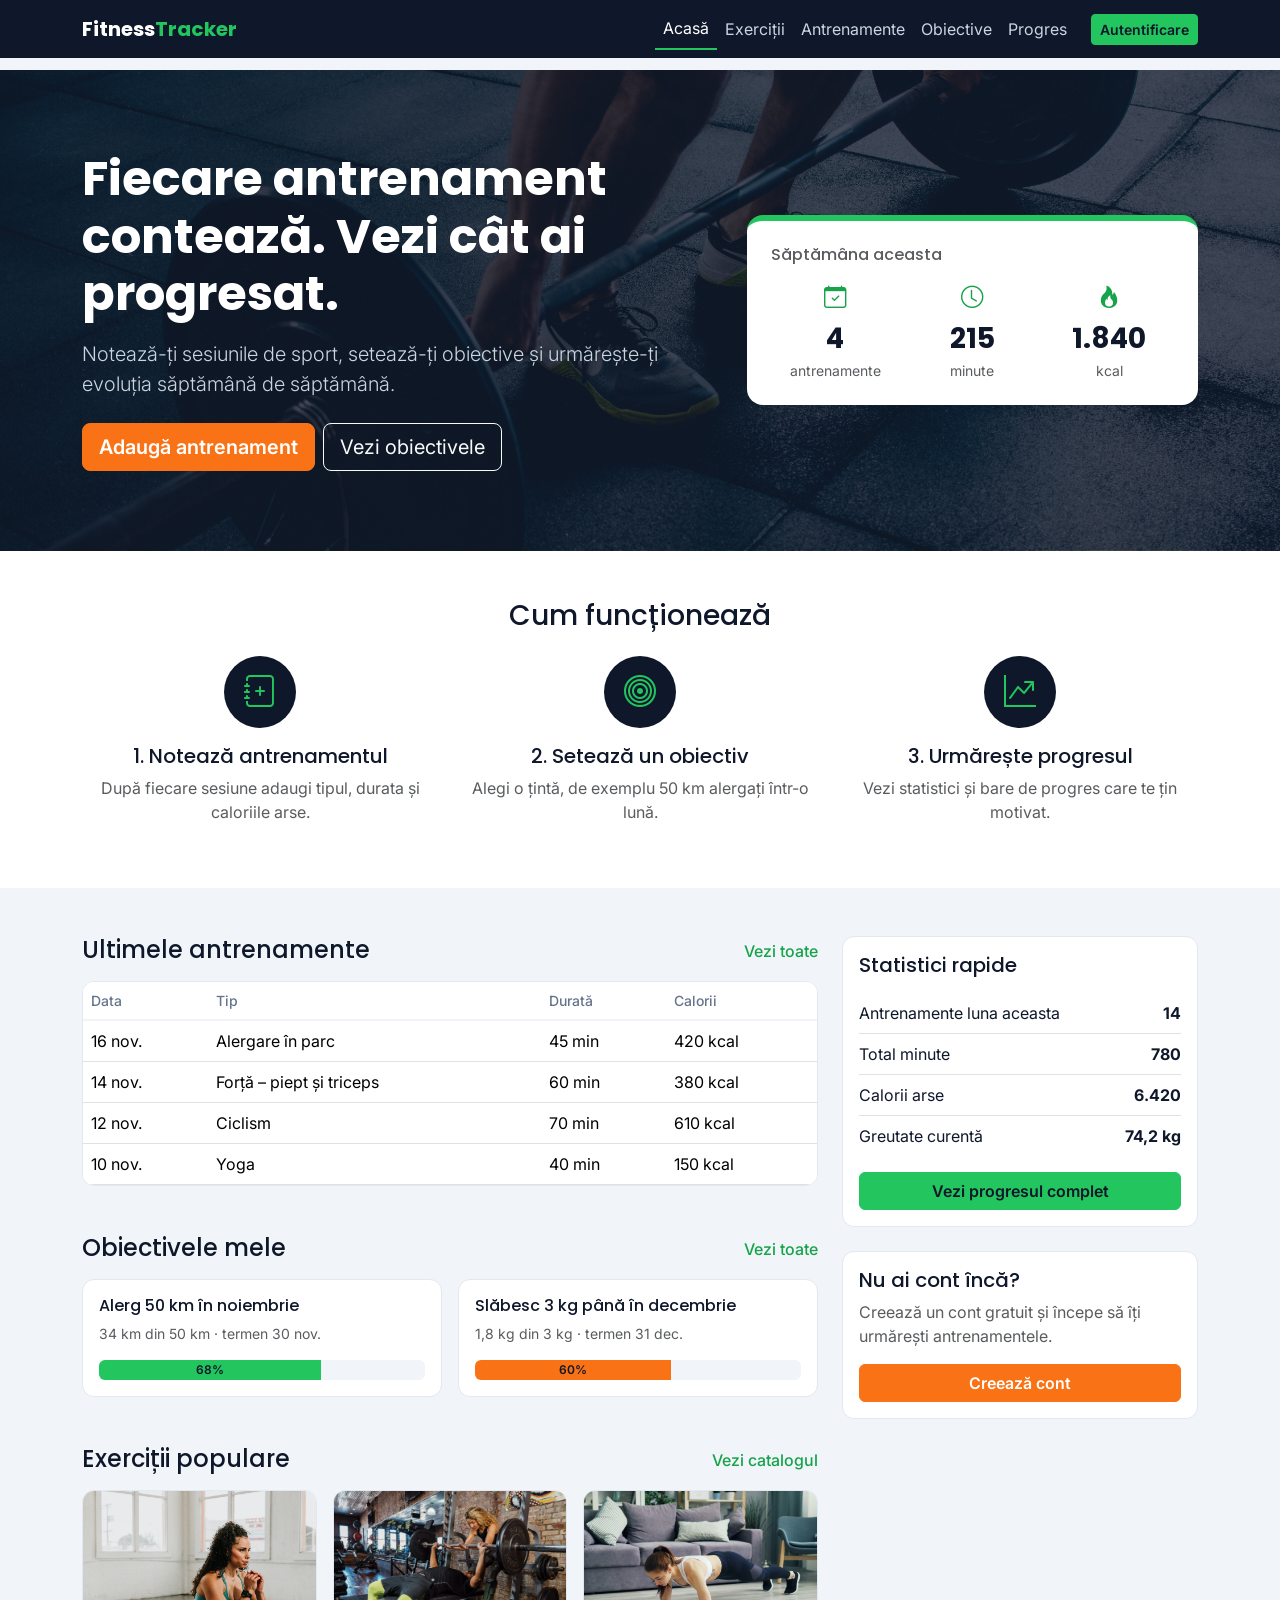
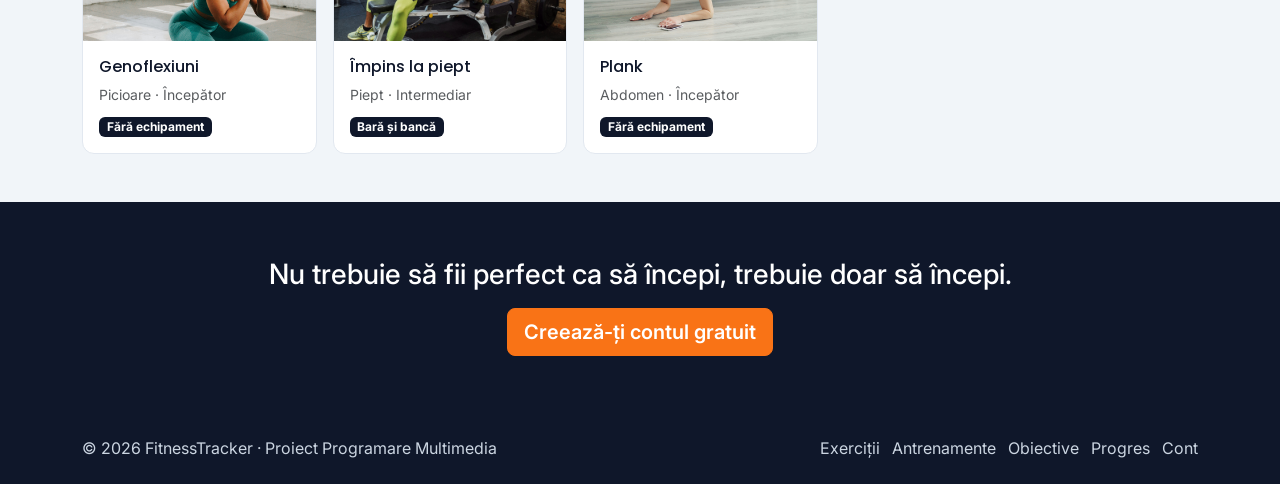
<file: index.html>
<!DOCTYPE html>
<html lang="ro">
<head>
  <meta charset="UTF-8">
  <meta name="viewport" content="width=device-width, initial-scale=1">
  <title>FitnessTracker – Acasă</title>
  <meta name="description" content="FitnessTracker: monitorizează-ți antrenamentele, obiectivele și progresul.">

  <link rel="preconnect" href="https://fonts.googleapis.com">
  <link rel="preconnect" href="https://fonts.gstatic.com" crossorigin>
  <link href="https://fonts.googleapis.com/css2?family=Inter:wght@400;500;600&family=Poppins:wght@500;600;700&display=swap" rel="stylesheet">
  <link href="https://cdn.jsdelivr.net/npm/bootstrap@5.3.3/dist/css/bootstrap.min.css" rel="stylesheet">
  <link href="https://cdn.jsdelivr.net/npm/bootstrap-icons@1.11.3/font/bootstrap-icons.min.css" rel="stylesheet">
  <link rel="icon" href="data:image/svg+xml,%3Csvg xmlns='http://www.w3.org/2000/svg' viewBox='0 0 100 100'%3E%3Ctext y='.9em' font-size='90'%3E💪%3C/text%3E%3C/svg%3E">
  <link href="css/style.css" rel="stylesheet">
</head>
<body>

  <!-- ANTET + MENIU -->
  <header>
    <nav class="navbar navbar-expand-lg navbar-dark bg-navy fixed-top">
      <div class="container">
        <a class="navbar-brand fw-bold" href="index.html">Fitness<span class="text-green">Tracker</span></a>
        <button class="navbar-toggler" type="button" data-bs-toggle="collapse" data-bs-target="#meniu"
                aria-controls="meniu" aria-expanded="false" aria-label="Deschide meniul">
          <span class="navbar-toggler-icon"></span>
        </button>
        <div class="collapse navbar-collapse" id="meniu">
          <ul class="navbar-nav ms-auto mb-2 mb-lg-0 align-items-lg-center">
            <li class="nav-item"><a class="nav-link active" aria-current="page" href="index.html">Acasă</a></li>
            <li class="nav-item"><a class="nav-link" href="exercitii.html">Exerciții</a></li>
            <li class="nav-item"><a class="nav-link" href="antrenamente.html">Antrenamente</a></li>
            <li class="nav-item"><a class="nav-link" href="obiective.html">Obiective</a></li>
            <li class="nav-item"><a class="nav-link" href="progres.html">Progres</a></li>
            <li class="nav-item ms-lg-3"><a class="btn btn-green btn-sm" href="cont.html">Autentificare</a></li>
          </ul>
        </div>
      </div>
    </nav>
  </header>

  <main>

    <!-- HERO -->
    <section class="hero">
      <div class="container">
        <div class="row align-items-center g-4">
          <div class="col-lg-7">
            <h1 class="display-5 fw-bold text-white">Fiecare antrenament contează. Vezi cât ai progresat.</h1>
            <p class="lead text-light-soft mt-3">Notează-ți sesiunile de sport, setează-ți obiective și urmărește-ți evoluția săptămână de săptămână.</p>
            <div class="d-flex flex-wrap gap-2 mt-4">
              <a href="antrenamente.html" class="btn btn-orange btn-lg">Adaugă antrenament</a>
              <a href="obiective.html" class="btn btn-outline-light btn-lg">Vezi obiectivele</a>
            </div>
          </div>
          <div class="col-lg-5">
            <div class="hero-card">
              <h2 class="h6 text-muted mb-3">Săptămâna aceasta</h2>
              <div class="row text-center g-2">
                <div class="col-4"><i class="bi bi-calendar-check stat-icon" aria-hidden="true"></i><p class="stat-num mb-0">4</p><p class="small text-muted mb-0">antrenamente</p></div>
                <div class="col-4"><i class="bi bi-clock stat-icon" aria-hidden="true"></i><p class="stat-num mb-0">215</p><p class="small text-muted mb-0">minute</p></div>
                <div class="col-4"><i class="bi bi-fire stat-icon" aria-hidden="true"></i><p class="stat-num mb-0">1.840</p><p class="small text-muted mb-0">kcal</p></div>
              </div>
            </div>
          </div>
        </div>
      </div>
    </section>

    <section class="bg-white py-5" aria-labelledby="titlu-cum">
      <div class="container">
        <h2 id="titlu-cum" class="h3 text-center mb-4">Cum funcționează</h2>
        <div class="row g-4">
          <div class="col-md-4 text-center">
            <div class="step-icon"><i class="bi bi-journal-plus" aria-hidden="true"></i></div>
            <h3 class="h5 mt-3">1. Notează antrenamentul</h3>
            <p class="text-muted">După fiecare sesiune adaugi tipul, durata și caloriile arse.</p>
          </div>
          <div class="col-md-4 text-center">
            <div class="step-icon"><i class="bi bi-bullseye" aria-hidden="true"></i></div>
            <h3 class="h5 mt-3">2. Setează un obiectiv</h3>
            <p class="text-muted">Alegi o țintă, de exemplu 50 km alergați într-o lună.</p>
          </div>
          <div class="col-md-4 text-center">
            <div class="step-icon"><i class="bi bi-graph-up-arrow" aria-hidden="true"></i></div>
            <h3 class="h5 mt-3">3. Urmărește progresul</h3>
            <p class="text-muted">Vezi statistici și bare de progres care te țin motivat.</p>
          </div>
        </div>
      </div>
    </section>

    <div class="container py-5">
      <div class="row g-4">

        <!-- ZONA PRINCIPALĂ -->
        <div class="col-lg-8">

          <!-- Modul: Antrenamente -->
          <section class="mb-5" aria-labelledby="titlu-antrenamente">
            <div class="d-flex justify-content-between align-items-center mb-3">
              <h2 id="titlu-antrenamente" class="h4 mb-0">Ultimele antrenamente</h2>
              <a href="antrenamente.html" class="link-green">Vezi toate</a>
            </div>
            <div class="table-responsive card-box">
              <table class="table align-middle mb-0">
                <thead>
                  <tr><th>Data</th><th>Tip</th><th>Durată</th><th>Calorii</th></tr>
                </thead>
                <tbody>
                  <tr><td>16 nov.</td><td>Alergare în parc</td><td>45 min</td><td>420 kcal</td></tr>
                  <tr><td>14 nov.</td><td>Forță – piept și triceps</td><td>60 min</td><td>380 kcal</td></tr>
                  <tr><td>12 nov.</td><td>Ciclism</td><td>70 min</td><td>610 kcal</td></tr>
                  <tr><td>10 nov.</td><td>Yoga</td><td>40 min</td><td>150 kcal</td></tr>
                </tbody>
              </table>
            </div>
          </section>

          <!-- Modul: Obiective -->
          <section class="mb-5" aria-labelledby="titlu-obiective">
            <div class="d-flex justify-content-between align-items-center mb-3">
              <h2 id="titlu-obiective" class="h4 mb-0">Obiectivele mele</h2>
              <a href="obiective.html" class="link-green">Vezi toate</a>
            </div>
            <div class="row g-3">
              <div class="col-md-6">
                <div class="card-box p-3 h-100">
                  <h3 class="h6">Alerg 50 km în noiembrie</h3>
                  <p class="small text-muted">34 km din 50 km · termen 30 nov.</p>
                  <div class="progress" role="progressbar" aria-label="Progres alergare" aria-valuenow="68" aria-valuemin="0" aria-valuemax="100">
                    <div class="progress-bar bg-green w-68">68%</div>
                  </div>
                </div>
              </div>
              <div class="col-md-6">
                <div class="card-box p-3 h-100">
                  <h3 class="h6">Slăbesc 3 kg până în decembrie</h3>
                  <p class="small text-muted">1,8 kg din 3 kg · termen 31 dec.</p>
                  <div class="progress" role="progressbar" aria-label="Progres greutate" aria-valuenow="60" aria-valuemin="0" aria-valuemax="100">
                    <div class="progress-bar bg-orange w-60">60%</div>
                  </div>
                </div>
              </div>
            </div>
          </section>

          <!-- Modul: Catalog exerciții -->
          <section aria-labelledby="titlu-exercitii">
            <div class="d-flex justify-content-between align-items-center mb-3">
              <h2 id="titlu-exercitii" class="h4 mb-0">Exerciții populare</h2>
              <a href="exercitii.html" class="link-green">Vezi catalogul</a>
            </div>
            <div class="row g-3">
              <div class="col-sm-6 col-md-4">
                <div class="card-box h-100 overflow-hidden">
                  <img src="images/genoflexiuni.jpg" class="ex-img" alt="Genuflexiuni" loading="lazy">
                  <div class="p-3">
                  <h3 class="h6">Genoflexiuni</h3>
                  <p class="small text-muted mb-2">Picioare · Începător</p>
                  <span class="badge bg-navy">Fără echipament</span>
                </div>
                </div>
              </div>
              <div class="col-sm-6 col-md-4">
                <div class="card-box h-100 overflow-hidden">
                  <img src="images/impins-piept.jpg" class="ex-img" alt="Împins la piept" loading="lazy">
                  <div class="p-3">
                  <h3 class="h6">Împins la piept</h3>
                  <p class="small text-muted mb-2">Piept · Intermediar</p>
                  <span class="badge bg-navy">Bară și bancă</span>
                </div>
                </div>
              </div>
              <div class="col-sm-12 col-md-4">
                <div class="card-box h-100 overflow-hidden">
                  <img src="images/plank.jpg" class="ex-img" alt="Plank" loading="lazy">
                  <div class="p-3">
                  <h3 class="h6">Plank</h3>
                  <p class="small text-muted mb-2">Abdomen · Începător</p>
                  <span class="badge bg-navy">Fără echipament</span>
                </div>
                </div>
              </div>
            </div>
          </section>
        </div>

        <!-- BARĂ LATERALĂ -->
        <aside class="col-lg-4">
          <div class="card-box p-3 mb-4">
            <h2 class="h5">Statistici rapide</h2>
            <ul class="list-unstyled mb-0 mt-3">
              <li class="d-flex justify-content-between py-2 border-bottom"><span>Antrenamente luna aceasta</span><strong>14</strong></li>
              <li class="d-flex justify-content-between py-2 border-bottom"><span>Total minute</span><strong>780</strong></li>
              <li class="d-flex justify-content-between py-2 border-bottom"><span>Calorii arse</span><strong>6.420</strong></li>
              <li class="d-flex justify-content-between py-2"><span>Greutate curentă</span><strong>74,2 kg</strong></li>
            </ul>
            <a href="progres.html" class="btn btn-green w-100 mt-3">Vezi progresul complet</a>
          </div>
          <div class="card-box p-3">
            <h2 class="h5">Nu ai cont încă?</h2>
            <p class="text-muted">Creează un cont gratuit și începe să îți urmărești antrenamentele.</p>
            <a href="cont.html" class="btn btn-orange w-100">Creează cont</a>
          </div>
        </aside>

      </div>
    </div>
    <section class="cta-band text-center">
      <div class="container">
        <p class="h3 text-white mb-3">Nu trebuie să fii perfect ca să începi, trebuie doar să începi.</p>
        <a href="cont.html" class="btn btn-orange btn-lg">Creează-ți contul gratuit</a>
      </div>
    </section>
  </main>

  <!-- SUBSOL -->
  <footer class="bg-navy text-light-soft py-4">
    <div class="container">
      <div class="row gy-3 align-items-center">
        <div class="col-md-6">
          <p class="mb-0">&copy; 2026 FitnessTracker · Proiect Programare Multimedia</p>
        </div>
        <div class="col-md-6">
          <ul class="list-inline text-md-end mb-0">
            <li class="list-inline-item"><a href="exercitii.html">Exerciții</a></li>
            <li class="list-inline-item"><a href="antrenamente.html">Antrenamente</a></li>
            <li class="list-inline-item"><a href="obiective.html">Obiective</a></li>
            <li class="list-inline-item"><a href="progres.html">Progres</a></li>
            <li class="list-inline-item"><a href="cont.html">Cont</a></li>
          </ul>
        </div>
      </div>
    </div>
  </footer>

  <script src="https://cdn.jsdelivr.net/npm/bootstrap@5.3.3/dist/js/bootstrap.bundle.min.js"></script>
</body>
</html>
</file>
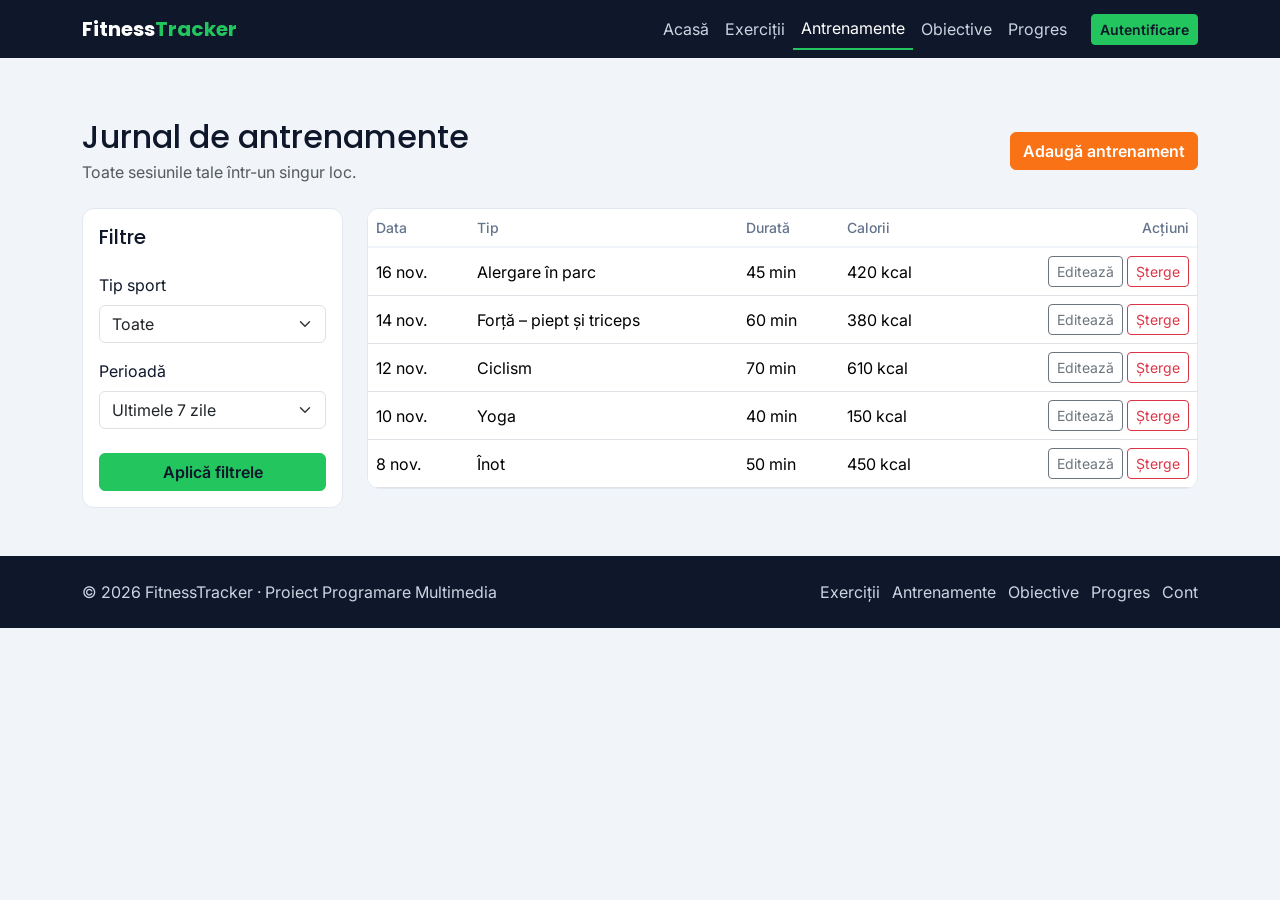
<file: antrenamente.html>
<!DOCTYPE html>
<html lang="ro">
<head>
  <meta charset="UTF-8">
  <meta name="viewport" content="width=device-width, initial-scale=1">
  <title>FitnessTracker – Antrenamente</title>
  <link rel="preconnect" href="https://fonts.googleapis.com">
  <link rel="preconnect" href="https://fonts.gstatic.com" crossorigin>
  <link href="https://fonts.googleapis.com/css2?family=Inter:wght@400;500;600&family=Poppins:wght@500;600;700&display=swap" rel="stylesheet">
  <link href="https://cdn.jsdelivr.net/npm/bootstrap@5.3.3/dist/css/bootstrap.min.css" rel="stylesheet">
  <link href="https://cdn.jsdelivr.net/npm/bootstrap-icons@1.11.3/font/bootstrap-icons.min.css" rel="stylesheet">
  <link rel="icon" href="data:image/svg+xml,%3Csvg xmlns='http://www.w3.org/2000/svg' viewBox='0 0 100 100'%3E%3Ctext y='.9em' font-size='90'%3E💪%3C/text%3E%3C/svg%3E">
  <link href="css/style.css" rel="stylesheet">
</head>
<body>
  <header>
    <nav class="navbar navbar-expand-lg navbar-dark bg-navy fixed-top">
      <div class="container">
        <a class="navbar-brand fw-bold" href="index.html">Fitness<span class="text-green">Tracker</span></a>
        <button class="navbar-toggler" type="button" data-bs-toggle="collapse" data-bs-target="#meniu" aria-controls="meniu" aria-expanded="false" aria-label="Deschide meniul">
          <span class="navbar-toggler-icon"></span>
        </button>
        <div class="collapse navbar-collapse" id="meniu">
          <ul class="navbar-nav ms-auto mb-2 mb-lg-0 align-items-lg-center">
            <li class="nav-item"><a class="nav-link" href="index.html">Acasă</a></li>
            <li class="nav-item"><a class="nav-link" href="exercitii.html">Exerciții</a></li>
            <li class="nav-item"><a class="nav-link active" aria-current="page" href="antrenamente.html">Antrenamente</a></li>
            <li class="nav-item"><a class="nav-link" href="obiective.html">Obiective</a></li>
            <li class="nav-item"><a class="nav-link" href="progres.html">Progres</a></li>
            <li class="nav-item ms-lg-3"><a class="btn btn-green btn-sm" href="cont.html">Autentificare</a></li>
          </ul>
        </div>
      </div>
    </nav>
  </header>

  <main class="container py-5">
    <div class="d-flex flex-wrap justify-content-between align-items-center mb-4 gap-2">
      <div><h1 class="h2 mb-1">Jurnal de antrenamente</h1><p class="text-muted mb-0">Toate sesiunile tale într-un singur loc.</p></div>
      <button class="btn btn-orange" type="button">Adaugă antrenament</button>
    </div>
    <div class="row g-4">
      <aside class="col-lg-3">
        <div class="card-box p-3">
          <h2 class="h5">Filtre</h2>
          <label class="form-label mt-3" for="f-Tip sport">Tip sport</label>
          <select class="form-select" id="f-Tip sport">
            <option>Toate</option>
            <option>Alergare</option>
            <option>Forță</option>
            <option>Ciclism</option>
            <option>Yoga</option>
            <option>Înot</option>
          </select>
          <label class="form-label mt-3" for="f-Perioadă">Perioadă</label>
          <select class="form-select" id="f-Perioadă">
            <option>Ultimele 7 zile</option>
            <option>Ultima lună</option>
            <option>Ultimele 3 luni</option>
          </select>
          <button class="btn btn-green w-100 mt-4" type="button">Aplică filtrele</button>
        </div>
      </aside>
      <section class="col-lg-9" aria-label="Lista de antrenamente">
        <div class="table-responsive card-box"><table class="table align-middle mb-0">
          <thead><tr><th>Data</th><th>Tip</th><th>Durată</th><th>Calorii</th><th class="text-end">Acțiuni</th></tr></thead>
          <tbody>
          <tr><td>16 nov.</td><td>Alergare în parc</td><td>45 min</td><td>420 kcal</td><td class="text-end"><button class="btn btn-sm btn-outline-secondary" type="button">Editează</button> <button class="btn btn-sm btn-outline-danger" type="button">Șterge</button></td></tr>
          <tr><td>14 nov.</td><td>Forță – piept și triceps</td><td>60 min</td><td>380 kcal</td><td class="text-end"><button class="btn btn-sm btn-outline-secondary" type="button">Editează</button> <button class="btn btn-sm btn-outline-danger" type="button">Șterge</button></td></tr>
          <tr><td>12 nov.</td><td>Ciclism</td><td>70 min</td><td>610 kcal</td><td class="text-end"><button class="btn btn-sm btn-outline-secondary" type="button">Editează</button> <button class="btn btn-sm btn-outline-danger" type="button">Șterge</button></td></tr>
          <tr><td>10 nov.</td><td>Yoga</td><td>40 min</td><td>150 kcal</td><td class="text-end"><button class="btn btn-sm btn-outline-secondary" type="button">Editează</button> <button class="btn btn-sm btn-outline-danger" type="button">Șterge</button></td></tr>
          <tr><td>8 nov.</td><td>Înot</td><td>50 min</td><td>450 kcal</td><td class="text-end"><button class="btn btn-sm btn-outline-secondary" type="button">Editează</button> <button class="btn btn-sm btn-outline-danger" type="button">Șterge</button></td></tr>
          </tbody></table></div>
      </section>
    </div>
  </main>

  <footer class="bg-navy text-light-soft py-4">
    <div class="container">
      <div class="row gy-3 align-items-center">
        <div class="col-md-6"><p class="mb-0">&copy; 2026 FitnessTracker · Proiect Programare Multimedia</p></div>
        <div class="col-md-6">
          <ul class="list-inline text-md-end mb-0">
            <li class="list-inline-item"><a href="exercitii.html">Exerciții</a></li>
            <li class="list-inline-item"><a href="antrenamente.html">Antrenamente</a></li>
            <li class="list-inline-item"><a href="obiective.html">Obiective</a></li>
            <li class="list-inline-item"><a href="progres.html">Progres</a></li>
            <li class="list-inline-item"><a href="cont.html">Cont</a></li>
          </ul>
        </div>
      </div>
    </div>
  </footer>
  <script src="https://cdn.jsdelivr.net/npm/bootstrap@5.3.3/dist/js/bootstrap.bundle.min.js"></script>
</body>
</html>
</file>
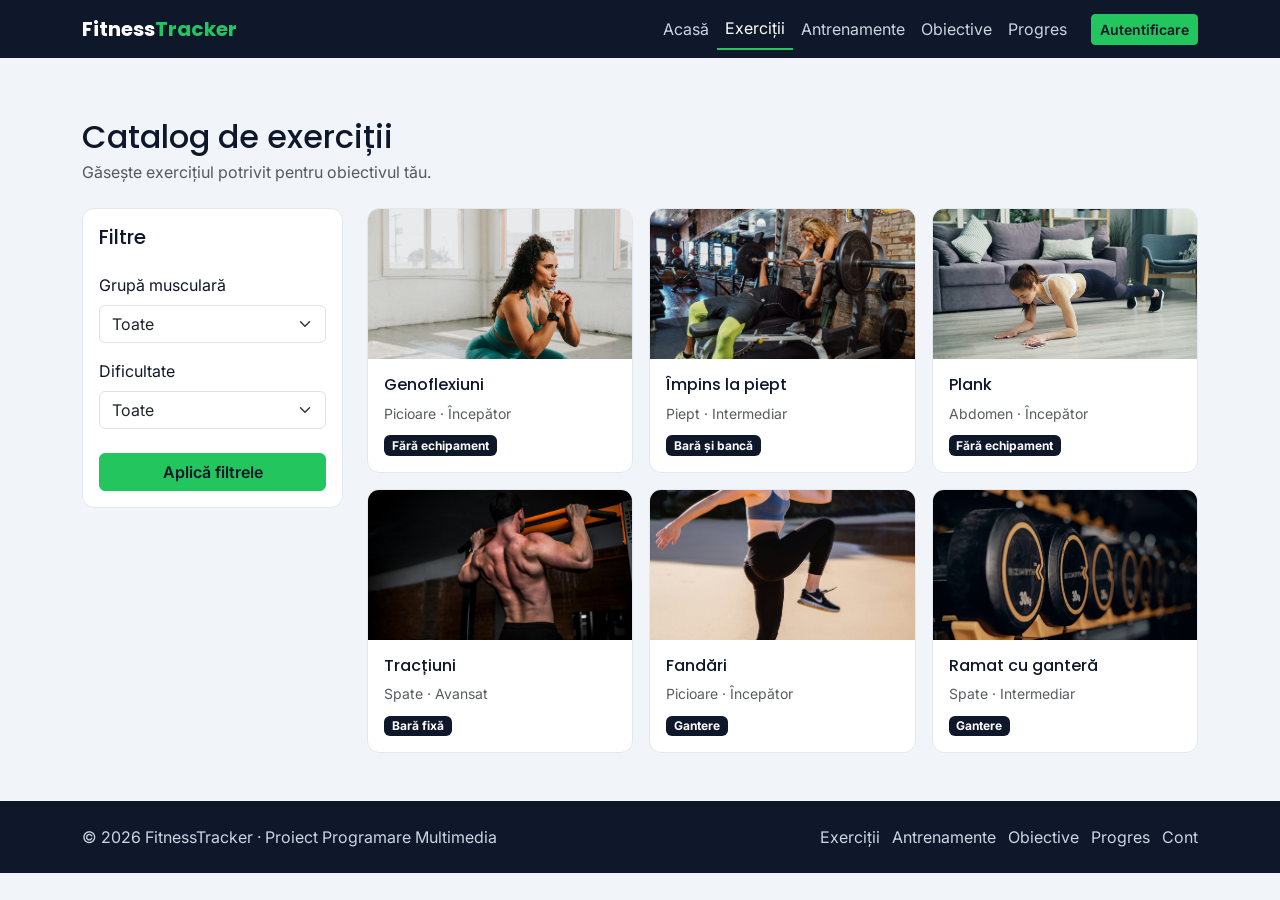
<file: exercitii.html>
<!DOCTYPE html>
<html lang="ro">
<head>
  <meta charset="UTF-8">
  <meta name="viewport" content="width=device-width, initial-scale=1">
  <title>FitnessTracker – Exerciții</title>
  <link rel="preconnect" href="https://fonts.googleapis.com">
  <link rel="preconnect" href="https://fonts.gstatic.com" crossorigin>
  <link href="https://fonts.googleapis.com/css2?family=Inter:wght@400;500;600&family=Poppins:wght@500;600;700&display=swap" rel="stylesheet">
  <link href="https://cdn.jsdelivr.net/npm/bootstrap@5.3.3/dist/css/bootstrap.min.css" rel="stylesheet">
  <link href="https://cdn.jsdelivr.net/npm/bootstrap-icons@1.11.3/font/bootstrap-icons.min.css" rel="stylesheet">
  <link rel="icon" href="data:image/svg+xml,%3Csvg xmlns='http://www.w3.org/2000/svg' viewBox='0 0 100 100'%3E%3Ctext y='.9em' font-size='90'%3E💪%3C/text%3E%3C/svg%3E">
  <link href="css/style.css" rel="stylesheet">
</head>
<body>
  <header>
    <nav class="navbar navbar-expand-lg navbar-dark bg-navy fixed-top">
      <div class="container">
        <a class="navbar-brand fw-bold" href="index.html">Fitness<span class="text-green">Tracker</span></a>
        <button class="navbar-toggler" type="button" data-bs-toggle="collapse" data-bs-target="#meniu" aria-controls="meniu" aria-expanded="false" aria-label="Deschide meniul">
          <span class="navbar-toggler-icon"></span>
        </button>
        <div class="collapse navbar-collapse" id="meniu">
          <ul class="navbar-nav ms-auto mb-2 mb-lg-0 align-items-lg-center">
            <li class="nav-item"><a class="nav-link" href="index.html">Acasă</a></li>
            <li class="nav-item"><a class="nav-link active" aria-current="page" href="exercitii.html">Exerciții</a></li>
            <li class="nav-item"><a class="nav-link" href="antrenamente.html">Antrenamente</a></li>
            <li class="nav-item"><a class="nav-link" href="obiective.html">Obiective</a></li>
            <li class="nav-item"><a class="nav-link" href="progres.html">Progres</a></li>
            <li class="nav-item ms-lg-3"><a class="btn btn-green btn-sm" href="cont.html">Autentificare</a></li>
          </ul>
        </div>
      </div>
    </nav>
  </header>

  <main class="container py-5">
    <div class="d-flex flex-wrap justify-content-between align-items-center mb-4 gap-2">
      <div><h1 class="h2 mb-1">Catalog de exerciții</h1><p class="text-muted mb-0">Găsește exercițiul potrivit pentru obiectivul tău.</p></div>
      
    </div>
    <div class="row g-4">
      <aside class="col-lg-3">
        <div class="card-box p-3">
          <h2 class="h5">Filtre</h2>
          <label class="form-label mt-3" for="f-Grupă musculară">Grupă musculară</label>
          <select class="form-select" id="f-Grupă musculară">
            <option>Toate</option>
            <option>Picioare</option>
            <option>Piept</option>
            <option>Spate</option>
            <option>Abdomen</option>
          </select>
          <label class="form-label mt-3" for="f-Dificultate">Dificultate</label>
          <select class="form-select" id="f-Dificultate">
            <option>Toate</option>
            <option>Începător</option>
            <option>Intermediar</option>
            <option>Avansat</option>
          </select>
          <button class="btn btn-green w-100 mt-4" type="button">Aplică filtrele</button>
        </div>
      </aside>
      <section class="col-lg-9" aria-label="Lista de exerciții"><div class="row g-3">
        <div class="col-sm-6 col-xl-4"><div class="card-box h-100 overflow-hidden">
                  <img src="images/genoflexiuni.jpg" class="ex-img" alt="Genuflexiuni" loading="lazy">
                  <div class="p-3">
                  <h3 class="h6">Genoflexiuni</h3><p class="small text-muted mb-2">Picioare · Începător</p><span class="badge bg-navy">Fără echipament</span>
        </div>
                </div></div>
        <div class="col-sm-6 col-xl-4"><div class="card-box h-100 overflow-hidden">
                  <img src="images/impins-piept.jpg" class="ex-img" alt="Împins la piept" loading="lazy">
                  <div class="p-3">
                  <h3 class="h6">Împins la piept</h3><p class="small text-muted mb-2">Piept · Intermediar</p><span class="badge bg-navy">Bară și bancă</span>
        </div>
                </div></div>
        <div class="col-sm-6 col-xl-4"><div class="card-box h-100 overflow-hidden">
                  <img src="images/plank.jpg" class="ex-img" alt="Plank" loading="lazy">
                  <div class="p-3">
                  <h3 class="h6">Plank</h3><p class="small text-muted mb-2">Abdomen · Începător</p><span class="badge bg-navy">Fără echipament</span>
        </div>
                </div></div>
        <div class="col-sm-6 col-xl-4"><div class="card-box h-100 overflow-hidden">
                  <img src="images/tractiuni.jpg" class="ex-img" alt="Tracțiuni" loading="lazy">
                  <div class="p-3">
                  <h3 class="h6">Tracțiuni</h3><p class="small text-muted mb-2">Spate · Avansat</p><span class="badge bg-navy">Bară fixă</span>
        </div>
                </div></div>
        <div class="col-sm-6 col-xl-4"><div class="card-box h-100 overflow-hidden">
                  <img src="images/fandari.jpg" class="ex-img" alt="Fandări" loading="lazy">
                  <div class="p-3">
                  <h3 class="h6">Fandări</h3><p class="small text-muted mb-2">Picioare · Începător</p><span class="badge bg-navy">Gantere</span>
        </div>
                </div></div>
        <div class="col-sm-6 col-xl-4"><div class="card-box h-100 overflow-hidden">
                  <img src="images/ramat.jpg" class="ex-img" alt="Ramat cu ganteră" loading="lazy">
                  <div class="p-3">
                  <h3 class="h6">Ramat cu ganteră</h3><p class="small text-muted mb-2">Spate · Intermediar</p><span class="badge bg-navy">Gantere</span>
        </div>
                </div></div>
      </div></section>
    </div>
  </main>

  <footer class="bg-navy text-light-soft py-4">
    <div class="container">
      <div class="row gy-3 align-items-center">
        <div class="col-md-6"><p class="mb-0">&copy; 2026 FitnessTracker · Proiect Programare Multimedia</p></div>
        <div class="col-md-6">
          <ul class="list-inline text-md-end mb-0">
            <li class="list-inline-item"><a href="exercitii.html">Exerciții</a></li>
            <li class="list-inline-item"><a href="antrenamente.html">Antrenamente</a></li>
            <li class="list-inline-item"><a href="obiective.html">Obiective</a></li>
            <li class="list-inline-item"><a href="progres.html">Progres</a></li>
            <li class="list-inline-item"><a href="cont.html">Cont</a></li>
          </ul>
        </div>
      </div>
    </div>
  </footer>
  <script src="https://cdn.jsdelivr.net/npm/bootstrap@5.3.3/dist/js/bootstrap.bundle.min.js"></script>
</body>
</html>
</file>
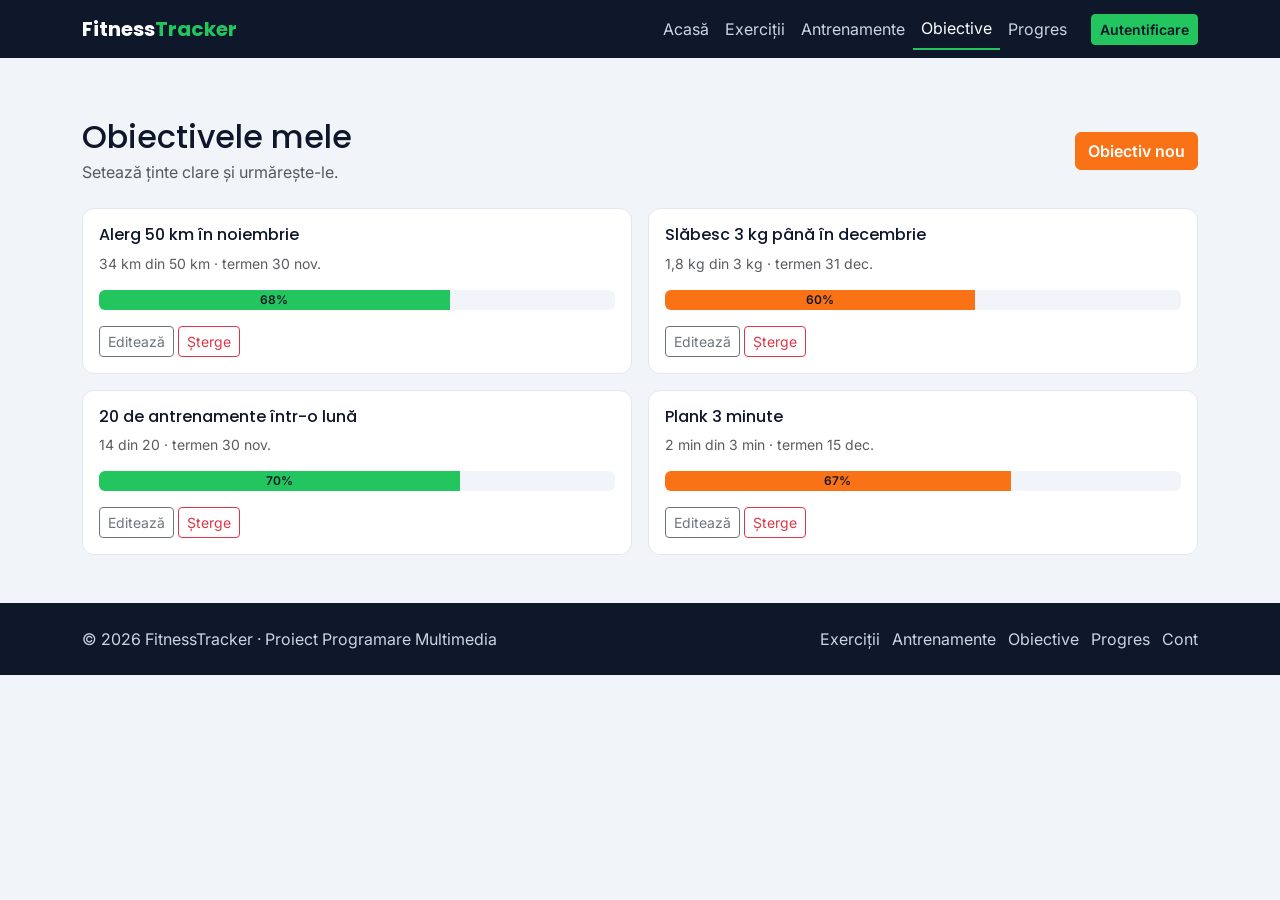
<file: obiective.html>
<!DOCTYPE html>
<html lang="ro">
<head>
  <meta charset="UTF-8">
  <meta name="viewport" content="width=device-width, initial-scale=1">
  <title>FitnessTracker – Obiective</title>
  <link rel="preconnect" href="https://fonts.googleapis.com">
  <link rel="preconnect" href="https://fonts.gstatic.com" crossorigin>
  <link href="https://fonts.googleapis.com/css2?family=Inter:wght@400;500;600&family=Poppins:wght@500;600;700&display=swap" rel="stylesheet">
  <link href="https://cdn.jsdelivr.net/npm/bootstrap@5.3.3/dist/css/bootstrap.min.css" rel="stylesheet">
  <link href="https://cdn.jsdelivr.net/npm/bootstrap-icons@1.11.3/font/bootstrap-icons.min.css" rel="stylesheet">
  <link rel="icon" href="data:image/svg+xml,%3Csvg xmlns='http://www.w3.org/2000/svg' viewBox='0 0 100 100'%3E%3Ctext y='.9em' font-size='90'%3E💪%3C/text%3E%3C/svg%3E">
  <link href="css/style.css" rel="stylesheet">
</head>
<body>
  <header>
    <nav class="navbar navbar-expand-lg navbar-dark bg-navy fixed-top">
      <div class="container">
        <a class="navbar-brand fw-bold" href="index.html">Fitness<span class="text-green">Tracker</span></a>
        <button class="navbar-toggler" type="button" data-bs-toggle="collapse" data-bs-target="#meniu" aria-controls="meniu" aria-expanded="false" aria-label="Deschide meniul">
          <span class="navbar-toggler-icon"></span>
        </button>
        <div class="collapse navbar-collapse" id="meniu">
          <ul class="navbar-nav ms-auto mb-2 mb-lg-0 align-items-lg-center">
            <li class="nav-item"><a class="nav-link" href="index.html">Acasă</a></li>
            <li class="nav-item"><a class="nav-link" href="exercitii.html">Exerciții</a></li>
            <li class="nav-item"><a class="nav-link" href="antrenamente.html">Antrenamente</a></li>
            <li class="nav-item"><a class="nav-link active" aria-current="page" href="obiective.html">Obiective</a></li>
            <li class="nav-item"><a class="nav-link" href="progres.html">Progres</a></li>
            <li class="nav-item ms-lg-3"><a class="btn btn-green btn-sm" href="cont.html">Autentificare</a></li>
          </ul>
        </div>
      </div>
    </nav>
  </header>

  <main class="container py-5">
    <div class="d-flex flex-wrap justify-content-between align-items-center mb-4 gap-2">
      <div><h1 class="h2 mb-1">Obiectivele mele</h1><p class="text-muted mb-0">Setează ținte clare și urmărește-le.</p></div>
      <button class="btn btn-orange" type="button">Obiectiv nou</button>
    </div>
    <div class="row g-3">
      <div class="col-md-6"><div class="card-box p-3 h-100">
        <h2 class="h6">Alerg 50 km în noiembrie</h2><p class="small text-muted">34 km din 50 km · termen 30 nov.</p>
        <div class="progress" role="progressbar" aria-label="Progres" aria-valuenow="68" aria-valuemin="0" aria-valuemax="100"><div class="progress-bar bg-green w-68">68%</div></div>
        <div class="mt-3"><button class="btn btn-sm btn-outline-secondary" type="button">Editează</button> <button class="btn btn-sm btn-outline-danger" type="button">Șterge</button></div>
      </div></div>
      <div class="col-md-6"><div class="card-box p-3 h-100">
        <h2 class="h6">Slăbesc 3 kg până în decembrie</h2><p class="small text-muted">1,8 kg din 3 kg · termen 31 dec.</p>
        <div class="progress" role="progressbar" aria-label="Progres" aria-valuenow="60" aria-valuemin="0" aria-valuemax="100"><div class="progress-bar bg-orange w-60">60%</div></div>
        <div class="mt-3"><button class="btn btn-sm btn-outline-secondary" type="button">Editează</button> <button class="btn btn-sm btn-outline-danger" type="button">Șterge</button></div>
      </div></div>
      <div class="col-md-6"><div class="card-box p-3 h-100">
        <h2 class="h6">20 de antrenamente într-o lună</h2><p class="small text-muted">14 din 20 · termen 30 nov.</p>
        <div class="progress" role="progressbar" aria-label="Progres" aria-valuenow="70" aria-valuemin="0" aria-valuemax="100"><div class="progress-bar bg-green w-70">70%</div></div>
        <div class="mt-3"><button class="btn btn-sm btn-outline-secondary" type="button">Editează</button> <button class="btn btn-sm btn-outline-danger" type="button">Șterge</button></div>
      </div></div>
      <div class="col-md-6"><div class="card-box p-3 h-100">
        <h2 class="h6">Plank 3 minute</h2><p class="small text-muted">2 min din 3 min · termen 15 dec.</p>
        <div class="progress" role="progressbar" aria-label="Progres" aria-valuenow="67" aria-valuemin="0" aria-valuemax="100"><div class="progress-bar bg-orange w-67">67%</div></div>
        <div class="mt-3"><button class="btn btn-sm btn-outline-secondary" type="button">Editează</button> <button class="btn btn-sm btn-outline-danger" type="button">Șterge</button></div>
      </div></div>
    </div>
  </main>

  <footer class="bg-navy text-light-soft py-4">
    <div class="container">
      <div class="row gy-3 align-items-center">
        <div class="col-md-6"><p class="mb-0">&copy; 2026 FitnessTracker · Proiect Programare Multimedia</p></div>
        <div class="col-md-6">
          <ul class="list-inline text-md-end mb-0">
            <li class="list-inline-item"><a href="exercitii.html">Exerciții</a></li>
            <li class="list-inline-item"><a href="antrenamente.html">Antrenamente</a></li>
            <li class="list-inline-item"><a href="obiective.html">Obiective</a></li>
            <li class="list-inline-item"><a href="progres.html">Progres</a></li>
            <li class="list-inline-item"><a href="cont.html">Cont</a></li>
          </ul>
        </div>
      </div>
    </div>
  </footer>
  <script src="https://cdn.jsdelivr.net/npm/bootstrap@5.3.3/dist/js/bootstrap.bundle.min.js"></script>
</body>
</html>
</file>
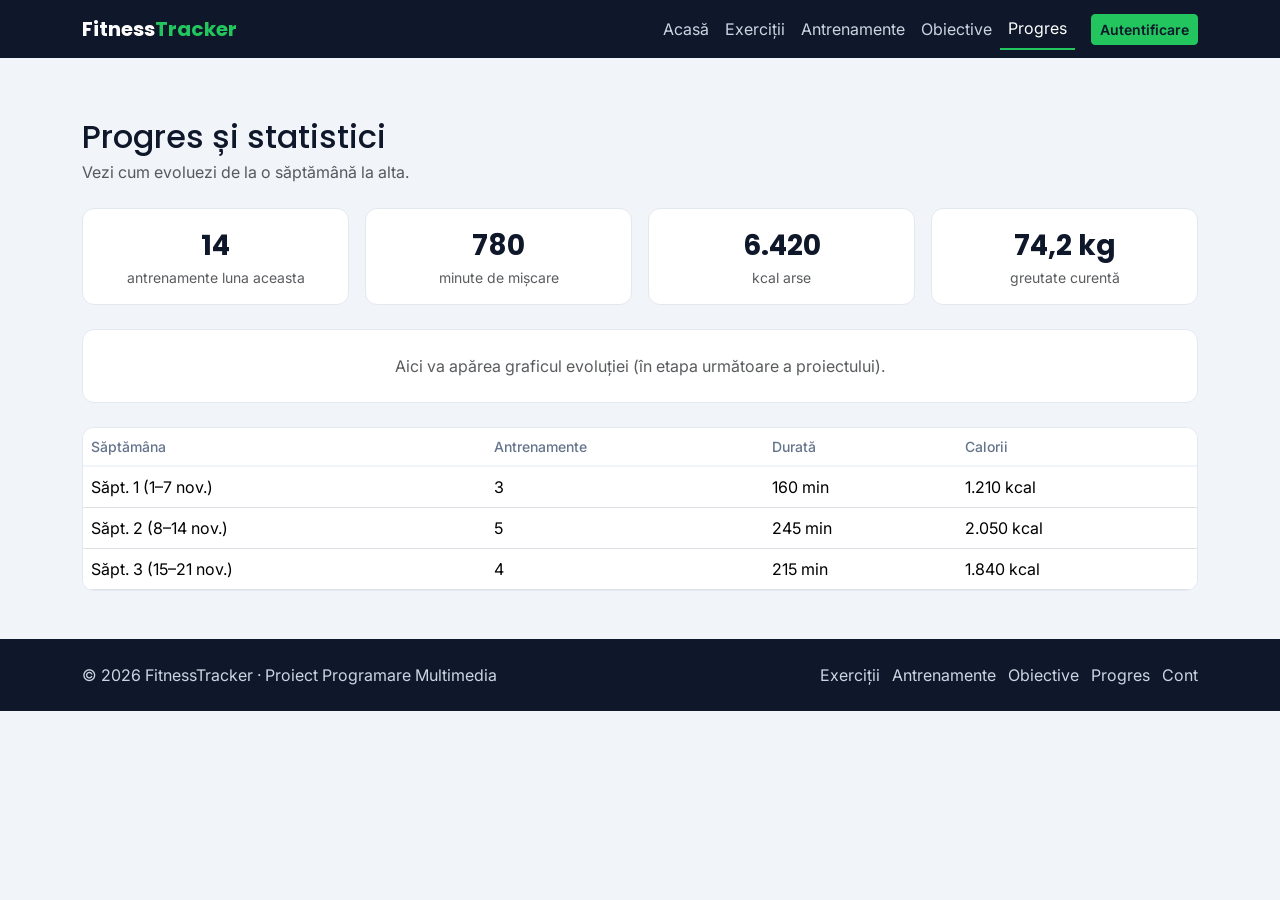
<file: progres.html>
<!DOCTYPE html>
<html lang="ro">
<head>
  <meta charset="UTF-8">
  <meta name="viewport" content="width=device-width, initial-scale=1">
  <title>FitnessTracker – Progres</title>
  <link rel="preconnect" href="https://fonts.googleapis.com">
  <link rel="preconnect" href="https://fonts.gstatic.com" crossorigin>
  <link href="https://fonts.googleapis.com/css2?family=Inter:wght@400;500;600&family=Poppins:wght@500;600;700&display=swap" rel="stylesheet">
  <link href="https://cdn.jsdelivr.net/npm/bootstrap@5.3.3/dist/css/bootstrap.min.css" rel="stylesheet">
  <link href="https://cdn.jsdelivr.net/npm/bootstrap-icons@1.11.3/font/bootstrap-icons.min.css" rel="stylesheet">
  <link rel="icon" href="data:image/svg+xml,%3Csvg xmlns='http://www.w3.org/2000/svg' viewBox='0 0 100 100'%3E%3Ctext y='.9em' font-size='90'%3E💪%3C/text%3E%3C/svg%3E">
  <link href="css/style.css" rel="stylesheet">
</head>
<body>
  <header>
    <nav class="navbar navbar-expand-lg navbar-dark bg-navy fixed-top">
      <div class="container">
        <a class="navbar-brand fw-bold" href="index.html">Fitness<span class="text-green">Tracker</span></a>
        <button class="navbar-toggler" type="button" data-bs-toggle="collapse" data-bs-target="#meniu" aria-controls="meniu" aria-expanded="false" aria-label="Deschide meniul">
          <span class="navbar-toggler-icon"></span>
        </button>
        <div class="collapse navbar-collapse" id="meniu">
          <ul class="navbar-nav ms-auto mb-2 mb-lg-0 align-items-lg-center">
            <li class="nav-item"><a class="nav-link" href="index.html">Acasă</a></li>
            <li class="nav-item"><a class="nav-link" href="exercitii.html">Exerciții</a></li>
            <li class="nav-item"><a class="nav-link" href="antrenamente.html">Antrenamente</a></li>
            <li class="nav-item"><a class="nav-link" href="obiective.html">Obiective</a></li>
            <li class="nav-item"><a class="nav-link active" aria-current="page" href="progres.html">Progres</a></li>
            <li class="nav-item ms-lg-3"><a class="btn btn-green btn-sm" href="cont.html">Autentificare</a></li>
          </ul>
        </div>
      </div>
    </nav>
  </header>

  <main class="container py-5">
    <div class="d-flex flex-wrap justify-content-between align-items-center mb-4 gap-2">
      <div><h1 class="h2 mb-1">Progres și statistici</h1><p class="text-muted mb-0">Vezi cum evoluezi de la o săptămână la alta.</p></div>
      
    </div>
    <div class="row g-3 mb-4">
      <div class="col-6 col-lg-3"><div class="card-box p-3 text-center"><p class="stat-num mb-0">14</p><p class="small text-muted mb-0">antrenamente luna aceasta</p></div></div>
      <div class="col-6 col-lg-3"><div class="card-box p-3 text-center"><p class="stat-num mb-0">780</p><p class="small text-muted mb-0">minute de mișcare</p></div></div>
      <div class="col-6 col-lg-3"><div class="card-box p-3 text-center"><p class="stat-num mb-0">6.420</p><p class="small text-muted mb-0">kcal arse</p></div></div>
      <div class="col-6 col-lg-3"><div class="card-box p-3 text-center"><p class="stat-num mb-0">74,2 kg</p><p class="small text-muted mb-0">greutate curentă</p></div></div>
    </div>
    <div class="card-box p-4 mb-4 text-center text-muted"><p class="mb-0">Aici va apărea graficul evoluției (în etapa următoare a proiectului).</p></div>
    <div class="table-responsive card-box"><table class="table mb-0">
      <thead><tr><th>Săptămâna</th><th>Antrenamente</th><th>Durată</th><th>Calorii</th></tr></thead>
      <tbody>
          <tr><td>Săpt. 1 (1–7 nov.)</td><td>3</td><td>160 min</td><td>1.210 kcal</td></tr>
          <tr><td>Săpt. 2 (8–14 nov.)</td><td>5</td><td>245 min</td><td>2.050 kcal</td></tr>
          <tr><td>Săpt. 3 (15–21 nov.)</td><td>4</td><td>215 min</td><td>1.840 kcal</td></tr>
      </tbody></table></div>
  </main>

  <footer class="bg-navy text-light-soft py-4">
    <div class="container">
      <div class="row gy-3 align-items-center">
        <div class="col-md-6"><p class="mb-0">&copy; 2026 FitnessTracker · Proiect Programare Multimedia</p></div>
        <div class="col-md-6">
          <ul class="list-inline text-md-end mb-0">
            <li class="list-inline-item"><a href="exercitii.html">Exerciții</a></li>
            <li class="list-inline-item"><a href="antrenamente.html">Antrenamente</a></li>
            <li class="list-inline-item"><a href="obiective.html">Obiective</a></li>
            <li class="list-inline-item"><a href="progres.html">Progres</a></li>
            <li class="list-inline-item"><a href="cont.html">Cont</a></li>
          </ul>
        </div>
      </div>
    </div>
  </footer>
  <script src="https://cdn.jsdelivr.net/npm/bootstrap@5.3.3/dist/js/bootstrap.bundle.min.js"></script>
</body>
</html>
</file>
<file: css/style.css>
/* ==========================================================
   FitnessTracker – style.css
   Paleta: bleumarin #0F172A, verde #22C55E, portocaliu #F97316,
           gri deschis #F1F5F9, alb #FFFFFF
   Fonturi: Poppins (titluri), Inter (text)
   ========================================================== */

:root {
  --navy: #0F172A;
  --green: #22C55E;
  --green-dark: #16A34A;
  --orange: #F97316;
  --orange-dark: #EA580C;
  --gray: #F1F5F9;
  --white: #FFFFFF;
  --text-soft: #CBD5E1;
}

/* ---------- Bază ---------- */
body {
  font-family: "Inter", sans-serif;
  background-color: var(--gray);
  color: var(--navy);
  padding-top: 70px; /* spațiu pentru meniul fix */
}

h1, h2, h3, h4, h5, h6, .navbar-brand {
  font-family: "Poppins", sans-serif;
}

a:focus-visible, button:focus-visible {
  outline: 3px solid var(--orange);
  outline-offset: 2px;
}

/* ---------- Culori utilitare ---------- */
.bg-navy { background-color: var(--navy) !important; }
.bg-green { background-color: var(--green) !important; }
.bg-orange { background-color: var(--orange) !important; }
.text-green { color: var(--green); }
.text-light-soft { color: var(--text-soft); }

/* ---------- Meniu ---------- */
.navbar .nav-link { color: var(--text-soft); }
.navbar .nav-link:hover,
.navbar .nav-link.active { color: var(--white); }
.navbar .nav-link.active { border-bottom: 2px solid var(--green); }

/* ---------- Butoane ---------- */
.btn-green {
  background-color: var(--green);
  border-color: var(--green);
  color: var(--navy);
  font-weight: 600;
}
.btn-green:hover {
  background-color: var(--green-dark);
  border-color: var(--green-dark);
  color: var(--white);
}
.btn-orange {
  background-color: var(--orange);
  border-color: var(--orange);
  color: var(--white);
  font-weight: 600;
}
.btn-orange:hover {
  background-color: var(--orange-dark);
  border-color: var(--orange-dark);
  color: var(--white);
}
.link-green {
  color: var(--green-dark);
  font-weight: 500;
  text-decoration: none;
}
.link-green:hover { text-decoration: underline; }

/* ---------- Hero ---------- */
.hero {
  background-color: var(--navy);
  background-image: linear-gradient(rgba(15, 23, 42, 0.78), rgba(15, 23, 42, 0.78)),
                    url("../images/hero.jpg");
  background-size: cover;
  background-position: center;
  padding: 5rem 0;
}
.hero-card {
  background-color: var(--white);
  border-radius: 1rem;
  padding: 1.5rem;
  border-top: 6px solid var(--green);
}
.stat-num {
  font-family: "Poppins", sans-serif;
  font-size: 1.75rem;
  font-weight: 700;
  color: var(--navy);
}

/* ---------- Carduri și tabel ---------- */
.card-box {
  background-color: var(--white);
  border-radius: 0.75rem;
  border: 1px solid #E2E8F0;
}
.card-box .table thead th {
  background-color: var(--white);
  color: #64748B;
  font-weight: 500;
  font-size: 0.875rem;
  border-bottom: 2px solid var(--gray);
}

/* ---------- Bare de progres (fără stiluri inline) ---------- */
.w-68 { width: 68%; }
.w-60 { width: 60%; }
.progress { height: 1.25rem; background-color: var(--gray); }
.progress-bar { font-size: 0.75rem; font-weight: 600; color: var(--navy); }

/* ---------- Subsol ---------- */
footer a {
  color: var(--text-soft);
  text-decoration: none;
}
footer a:hover { color: var(--green); }

/* ---------- Responsive (telefon) ---------- */
@media (max-width: 575.98px) {
  .hero { padding: 2.5rem 0; }
  .hero h1 { font-size: 1.75rem; }
  .hero .btn-lg { width: 100%; }
}

/* Lățimi suplimentare pentru barele de progres */
.w-67 { width: 67%; }
.w-70 { width: 70%; }

/* ---------- Imagini ---------- */
.ex-img {
  display: block;
  width: 100%;
  height: 150px;
  object-fit: cover;
  background-color: var(--gray);
}

/* ---------- Iconițe, hover și secțiuni noi ---------- */
.stat-icon {
  display: block;
  font-size: 1.4rem;
  color: var(--green-dark);
  margin-bottom: 0.25rem;
}
.step-icon {
  width: 72px;
  height: 72px;
  margin: 0 auto;
  border-radius: 50%;
  background-color: var(--navy);
  color: var(--green);
  font-size: 2rem;
  display: flex;
  align-items: center;
  justify-content: center;
}
.card-box.h-100 {
  transition: transform 0.2s ease, box-shadow 0.2s ease;
}
.card-box.h-100:hover {
  transform: translateY(-4px);
  box-shadow: 0 8px 20px rgba(15, 23, 42, 0.12);
}
.cta-band {
  background-color: var(--navy);
  padding: 3.5rem 0;
}
@media (prefers-reduced-motion: reduce) {
  .card-box.h-100 { transition: none; }
  .card-box.h-100:hover { transform: none; }
}
</file>
